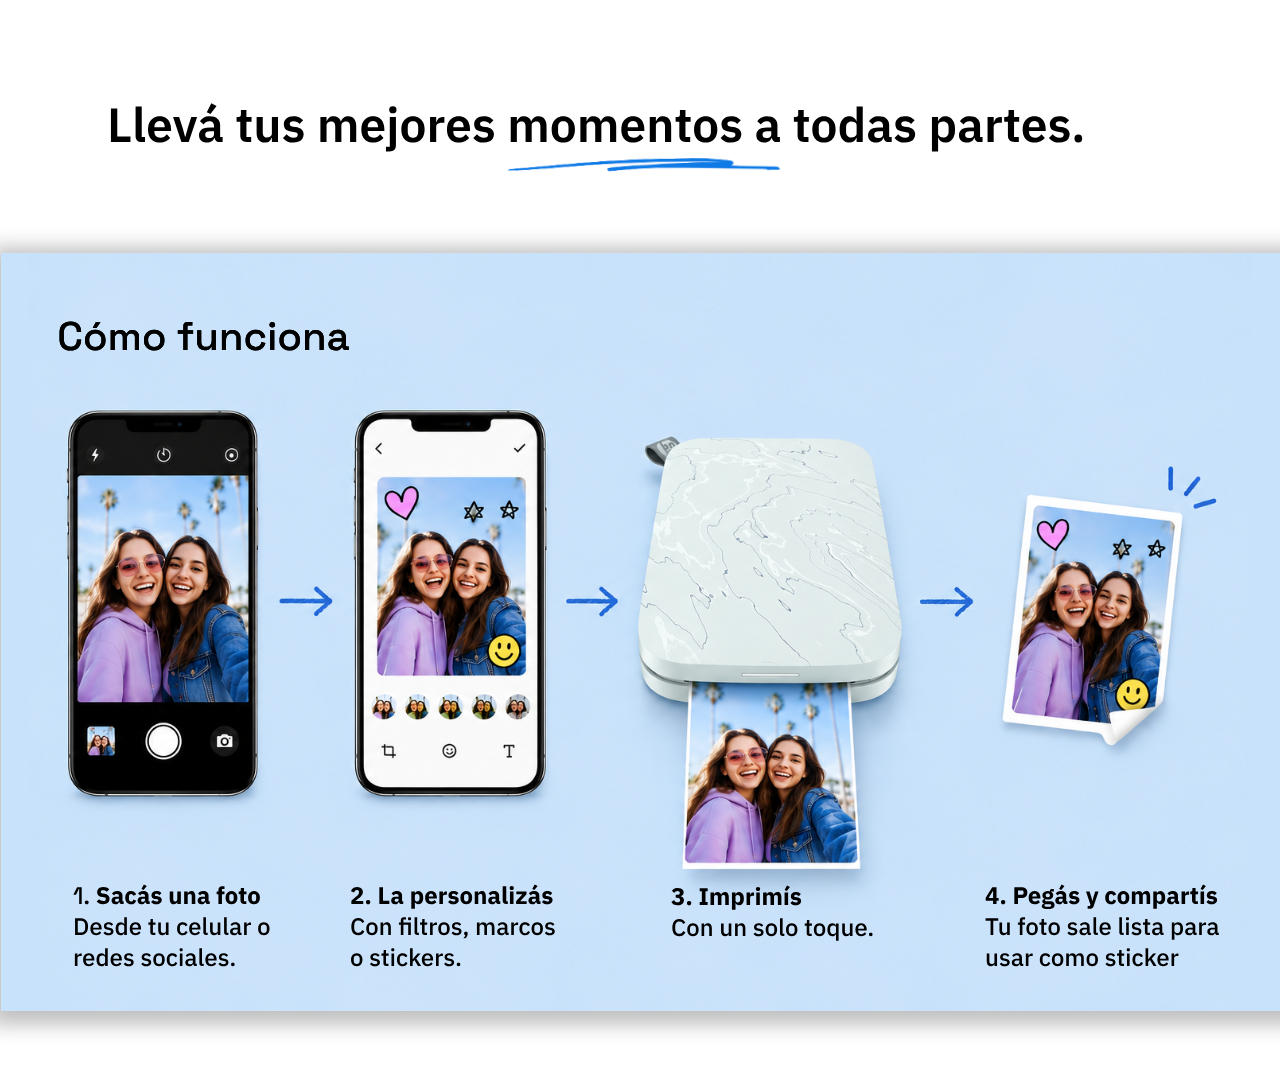
<file: pagina3.html>
<!doctype html>
<html lang="es">
  <head>
    <meta charset="utf-8">
    <meta name="viewport" content="width=device-width, initial-scale=1">
    <title>desktop Page 3</title>
    <link rel="stylesheet" href="estilos.css">
  </head>

  <body>
    <main class="pantalla pantalla--3" aria-label="Desktop Page 3">
      <img
        class="pantalla__diseno"
        src="desktoppage3.svg"
        alt="desktop Page 3"
        width="1280"
        height="1080"
      >
    </main>
  </body>
</html>
</file>
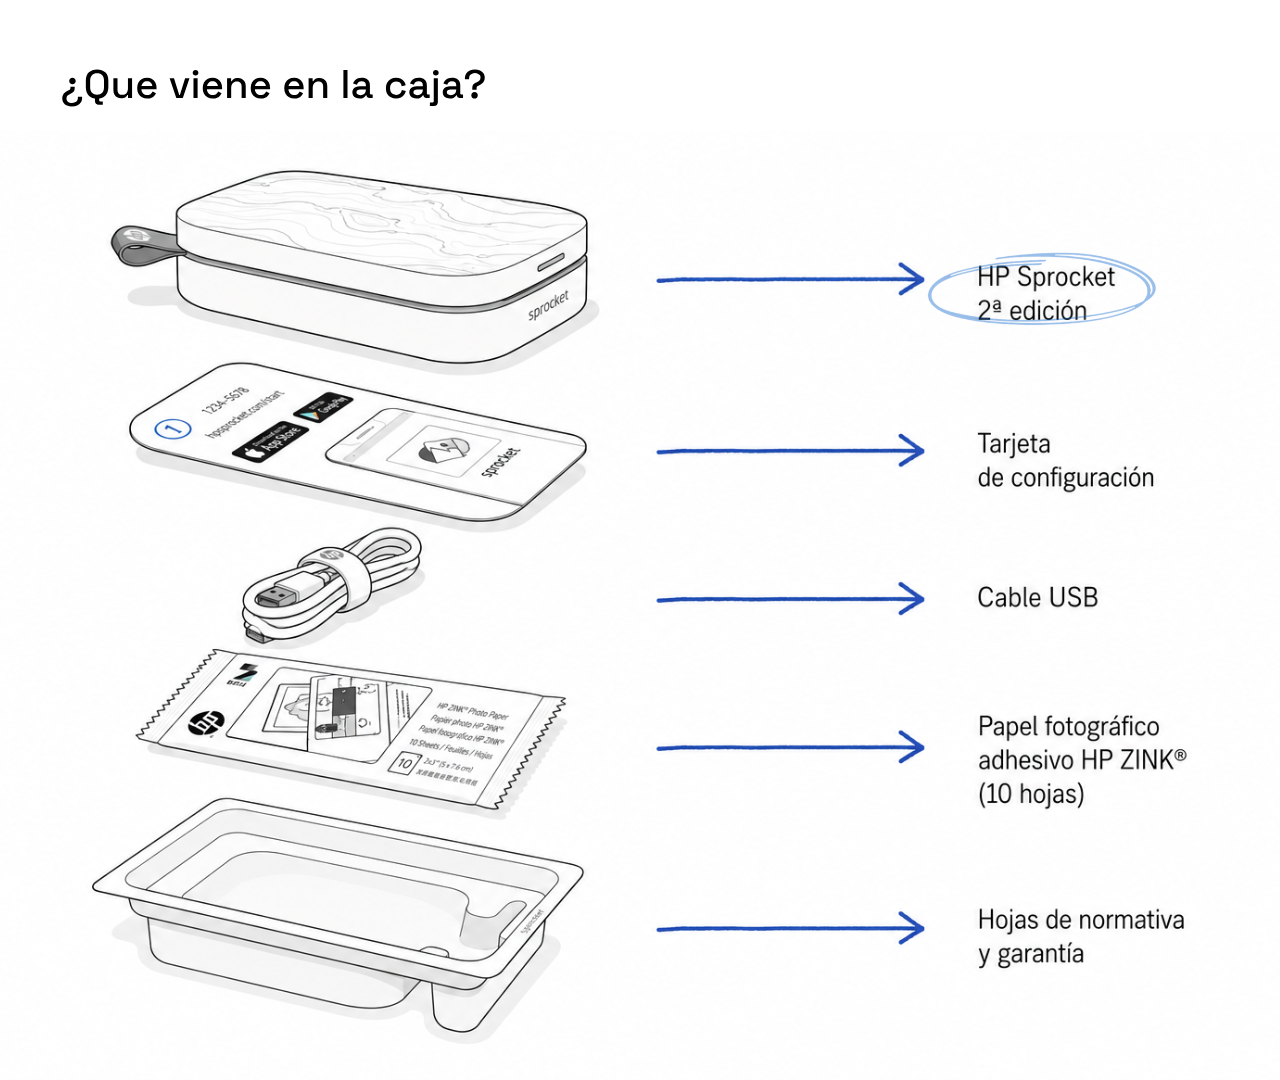
<file: pagina4.html>
<!doctype html>
<html lang="es">
  <head>
    <meta charset="utf-8">
    <meta name="viewport" content="width=device-width, initial-scale=1">
    <title>desktop Page 4</title>
    <link rel="stylesheet" href="estilos.css">
  </head>

  <body>
    <main class="pantalla pantalla--4" aria-label="Desktop Page 4">
      <img
        class="pantalla__diseno"
        src="desktoppage4.svg"
        alt="desktop Page 4"
        width="1280"
        height="1080"
      >
    </main>
  </body>
</html>
</file>
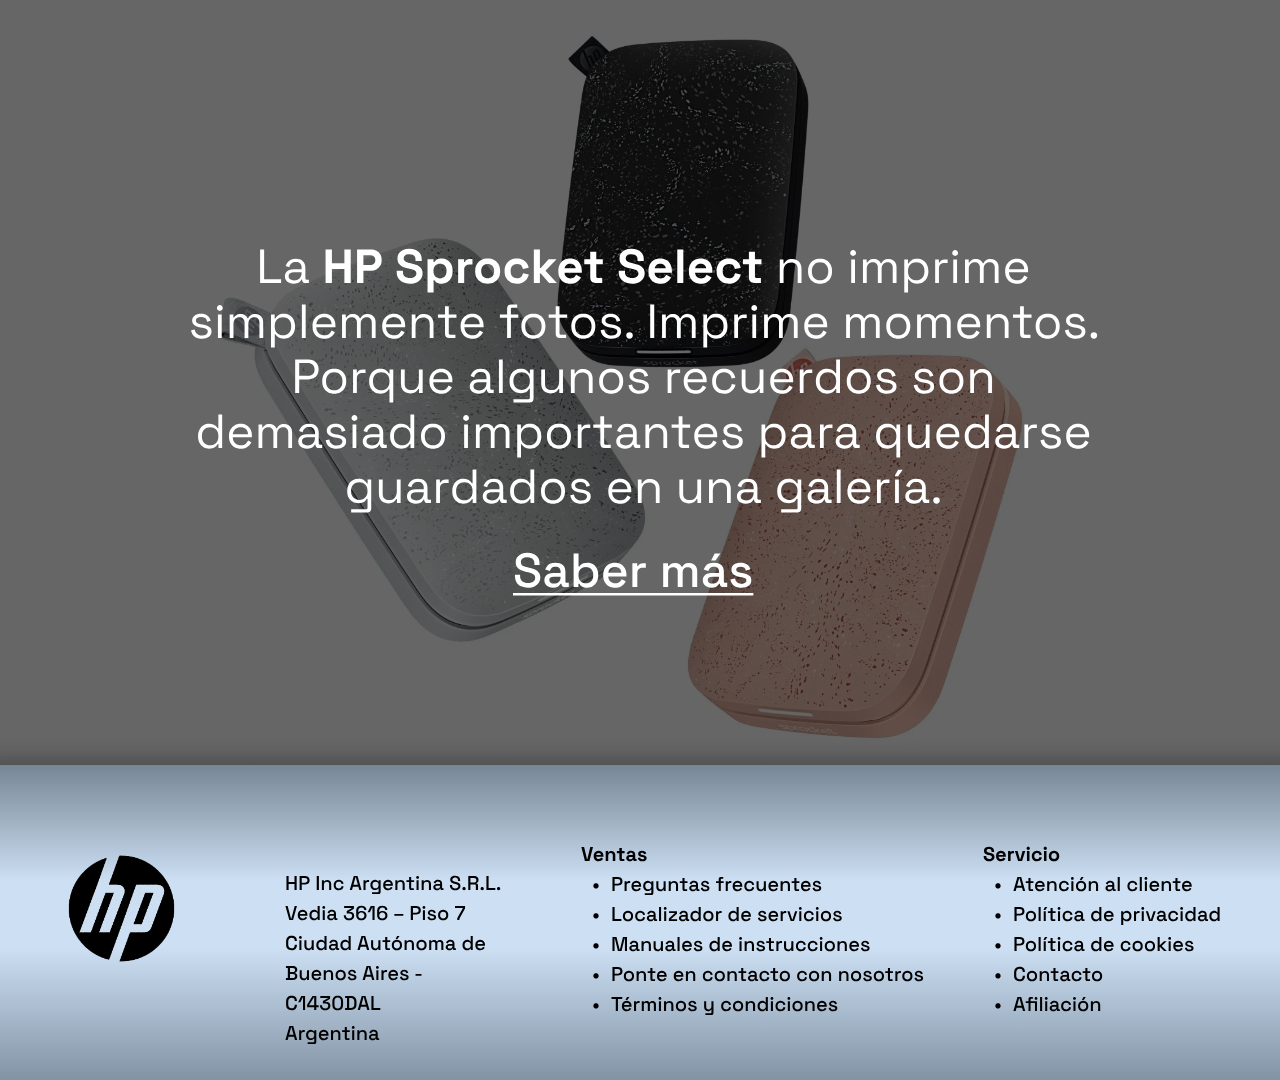
<file: pagina5.html>
<!doctype html>
<html lang="es">
  <head>
    <meta charset="utf-8">
    <meta name="viewport" content="width=device-width, initial-scale=1">
    <title>Desktop Page 5</title>
    <link rel="stylesheet" href="estilos.css">
  </head>

  <body>
    <main class="pantalla pantalla--5" aria-label="Desktop Page 5">
      <img
        class="pantalla__diseno"
        src="desktoppage5.svg"
        alt="desktop Page 5"
        width="1280"
        height="1080"
      >
    </main>
  </body>
</html>
</file>
<file: estilos.css>
:root {
  --ancho-pantalla: 1280px;
  --alto-pantalla: 1080px;
  --color-fondo: #ffffff;

  background-color: #ffffff;
}

*,
*::before,
*::after {
  box-sizing: border-box;
}

html,
body {
  min-width: var(--ancho-pantalla);
  margin: 0;
}

body {
  background-color: var(--color-fondo);
}

.sitio {
  width: var(--ancho-pantalla);
  margin: 0;
}

.pantalla {
  position: relative;
  width: var(--ancho-pantalla);
  height: var(--alto-pantalla);
  margin: 0;
  overflow: hidden;
  background-color: var(--color-fondo);
  flex: none;
}

.pantalla__diseno {
  display: block;
  width: var(--ancho-pantalla);
  height: var(--alto-pantalla);
  max-width: none;
  margin: 0;
  object-fit: fill;
}

.enlace-ver-mas {
  position: absolute;
  z-index: 1;
  top: 654px;
  left: 74px;
  width: 181px;
  height: 50px;
  cursor: pointer;
}

.destino-hp-sproke {
  position: absolute;
  top: 630px;
  left: 0;
}

.enlace-funcion {
  position: absolute;
  z-index: 1;
  top: 55px;
  left: 845px;
  width: 175px;
  height: 55px;
  cursor: pointer;
}

.destino-como-funciona {
  position: absolute;
  top: 250px;
  left: 0;
}

.enlace-caja {
  position: absolute;
  z-index: 1;
  top: 55px;
  left: 1090px;
  width: 145px;
  height: 55px;
  cursor: pointer;
}

.enlace-logo-hp {
  position: absolute;
  z-index: 1;
  top: 27px;
  left: 64px;
  width: 111px;
  height: 90px;
  cursor: pointer;
}

.enlace-inicio {
  position: absolute;
  z-index: 1;
  top: 55px;
  left: 350px;
  width: 155px;
  height: 55px;
  cursor: pointer;
}

.enlace-ubicacion {
  position: absolute;
  z-index: 1;
  top: 820px;
  left: 275px;
  width: 280px;
  height: 125px;
  cursor: pointer;
}
</file>
